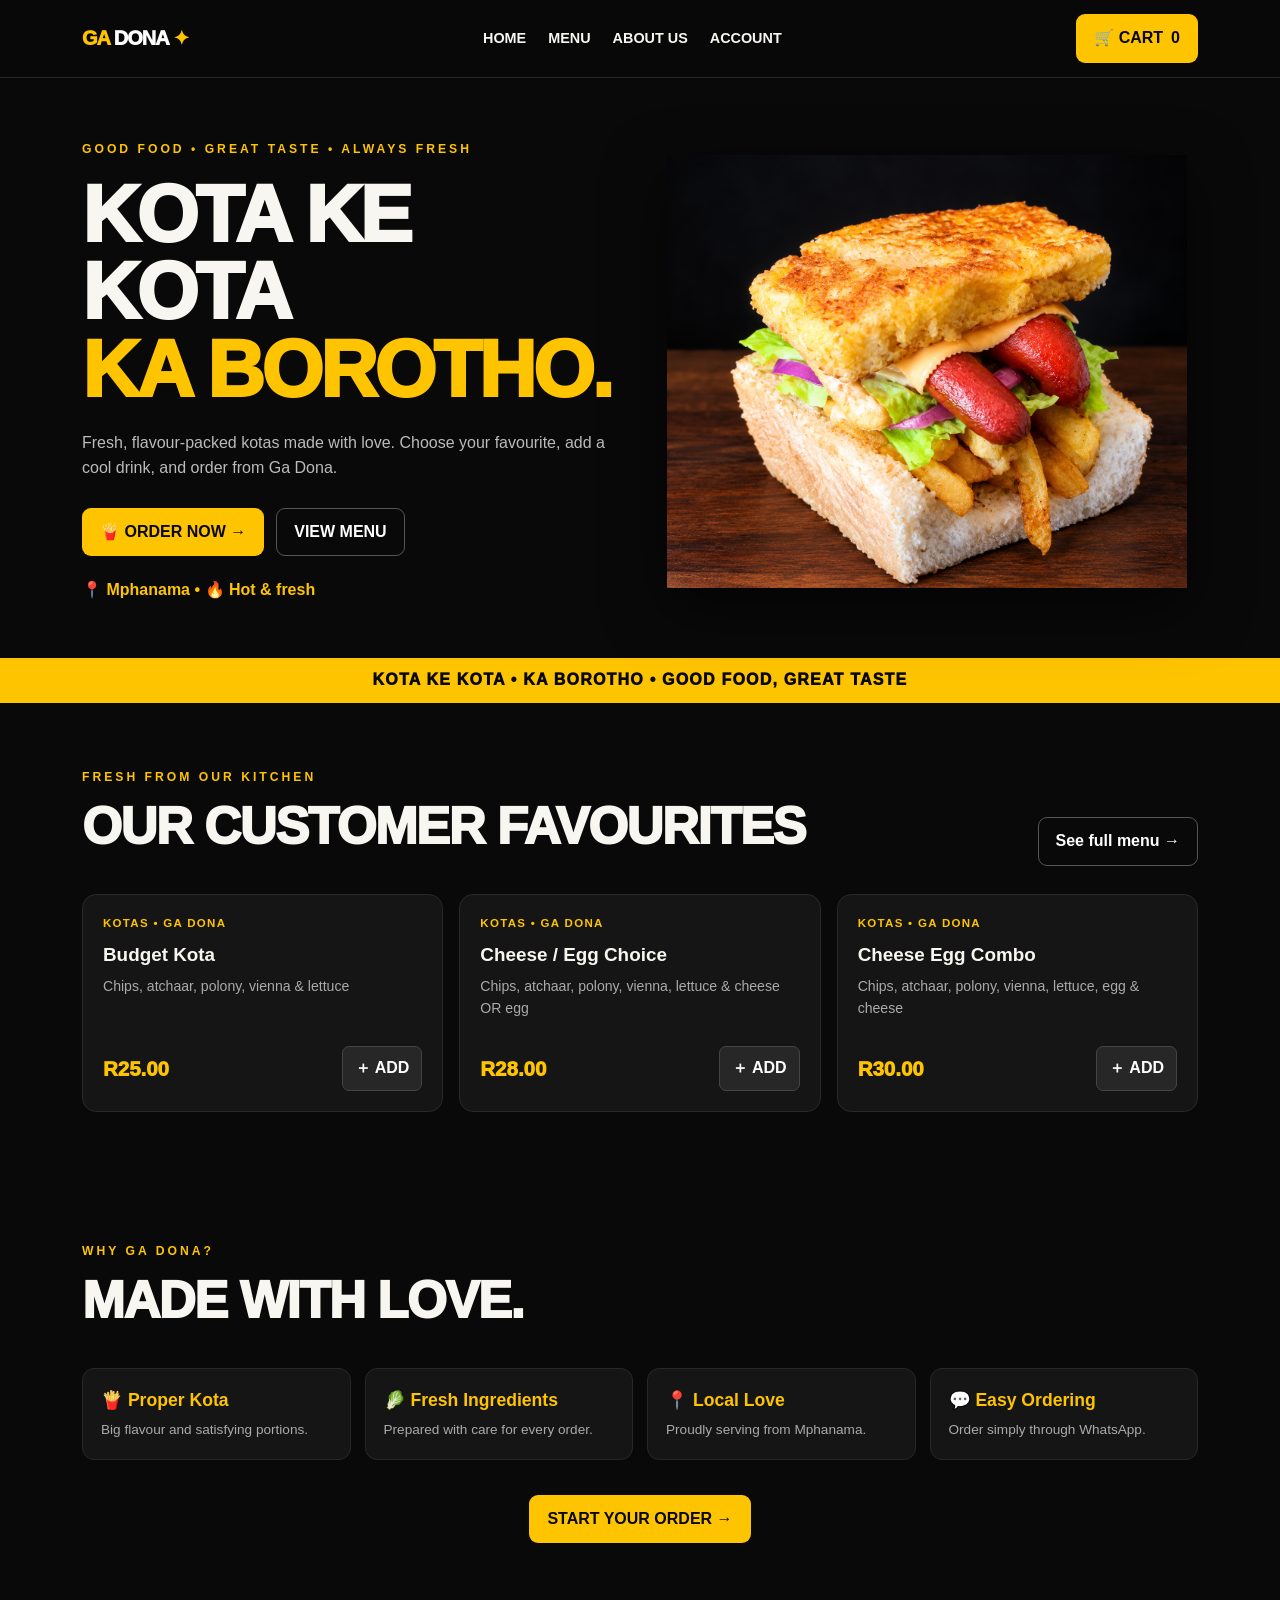
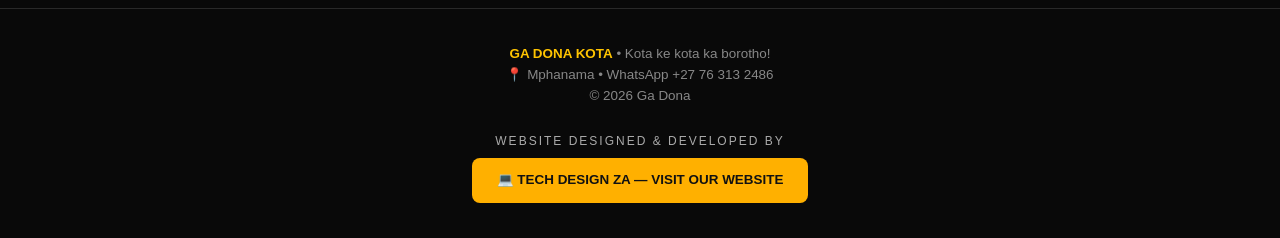
<file: index.html>
<!DOCTYPE html>
<html lang="en">
<head>
<meta charset="UTF-8">
<meta name="viewport" content="width=device-width,initial-scale=1">

<title>Ga Dona Kota | Kota ke kota ka borotho</title>

<link rel="stylesheet" href="style.css">
</head>

<body>

<header>
<nav class="nav">

<a class="logo" href="index.html">GA <span>DONA</span> ✦</a>

<div class="links">
<a href="index.html">HOME</a>
<a href="menu.html">MENU</a>
<a href="about.html">ABOUT US</a>
<a href="account.html">ACCOUNT</a>
</div>

<a class="cartlink" href="cart.html">
🛒 CART <span class="cart-count">0</span>
</a>

</nav>
</header>

<main>

<section class="hero" id="home">

<div>

<div class="kicker">Good food • Great taste • Always fresh</div>

<h1>KOTA KE KOTA<br>
<span>KA BOROTHO.</span></h1>

<p>
Fresh, flavour-packed kotas made with love.
Choose your favourite, add a cool drink,
and order from Ga Dona.
</p>

<div class="actions">
<a class="btn" href="menu.html">🍟 ORDER NOW →</a>
<a class="outline" href="menu.html">VIEW MENU</a>
</div>

<p style="margin-top:22px;color:var(--yellow);font-weight:900">
📍 Mphanama • 🔥 Hot & fresh
</p>

</div>

<div class="visual">
<img class="spin-kota"
src="kota-360.png"
alt="Ga Dona loaded kota rotating 360 degrees">
</div>

</section>

<div class="ticker">
KOTA KE KOTA • KA BOROTHO • GOOD FOOD, GREAT TASTE
</div>

<section class="wrap">

<div class="heading">

<div>
<div class="kicker">Fresh from our kitchen</div>
<h2>OUR CUSTOMER FAVOURITES</h2>
</div>

<a class="outline" href="menu.html">See full menu →</a>

</div>

<div class="cards" id="favourites"></div>

</section>

<section class="wrap">

<div class="heading">

<div>
<div class="kicker">Why Ga Dona?</div>
<h2>MADE WITH LOVE.</h2>
</div>

</div>

<div class="features">

<div class="feature">
<b>🍟 Proper Kota</b>
<p>Big flavour and satisfying portions.</p>
</div>

<div class="feature">
<b>🥬 Fresh Ingredients</b>
<p>Prepared with care for every order.</p>
</div>

<div class="feature">
<b>📍 Local Love</b>
<p>Proudly serving from Mphanama.</p>
</div>

<div class="feature">
<b>💬 Easy Ordering</b>
<p>Order simply through WhatsApp.</p>
</div>

</div>

<div style="text-align:center;margin-top:35px">
<a class="btn" href="menu.html">START YOUR ORDER →</a>
</div>

</section>

</main>

<!-- GA DONA FOOTER + TECH DESIGN ZA -->
<footer style="text-align:center;padding:35px 15px">

<strong>GA DONA KOTA</strong> • Kota ke kota ka borotho!

<br>

📍 Mphanama • WhatsApp +27 76 313 2486

<br>

© <span id="yr"></span> Ga Dona

<div style="margin-top:25px">

<p style="color:#aaa;font-size:12px;letter-spacing:2px">
WEBSITE DESIGNED & DEVELOPED BY
</p>

<a href="https://mojimaroza-blip.github.io/website/"
target="_blank"
rel="noopener noreferrer"
style="display:inline-block;
background:#ffb000;
color:#111;
padding:12px 25px;
border-radius:8px;
text-decoration:none;
font-weight:900;
margin-top:8px">

💻 TECH DESIGN ZA — VISIT OUR WEBSITE

</a>

</div>

</footer>

<script>

const WHATSAPP = "27763132486";

const PRODUCTS = [

["Budget Kota","Chips, atchaar, polony, vienna & lettuce",25,"KOTAS"],

["Cheese / Egg Choice","Chips, atchaar, polony, vienna, lettuce & cheese OR egg",28,"KOTAS"],

["Cheese Egg Combo","Chips, atchaar, polony, vienna, lettuce, egg & cheese",30,"KOTAS"],

["Meaty Kota","Chips, atchaar, polony, vienna, lettuce & russian",32,"KOTAS"],

["Meaty Cheese / Egg Choice","Chips, atchaar, polony, vienna, lettuce, russian & egg OR cheese",35,"KOTAS"],

["Fully Loaded","Chips, atchaar, polony, vienna, lettuce, russian, cheese & egg",45,"KOTAS"],

["Small Chips","Golden crispy chips",25,"CHIPS"],

["Medium Chips","Golden crispy chips",30,"CHIPS"],

["Large Chips","Golden crispy chips",35,"CHIPS"],

["Extra Large Chips","Golden crispy chips",42,"CHIPS"],

["2L Flavoured Cooldrink","Choose your flavour",30,"DRINKS"],

["2L Coke","Coca-Cola 2 litre",33,"DRINKS"],

["1.25L Cooldrink","Assorted flavour",17,"DRINKS"],

["1.5L Cappy Juice","Cappy fruit juice",40,"DRINKS"],

["Coke Can","Chilled can",15,"CANS"],

["Cappy Can","Chilled can",20,"CANS"],

["Dry Lemon Can","Chilled can",23,"CANS"],

["Tonic Water Can","Chilled can",23,"CANS"],

["Egg","Extra topping",5,"EXTRAS"],

["Vianna","Extra topping",7,"EXTRAS"],

["Cheese","Extra topping",5,"EXTRAS"],

["Polony","Extra topping",5,"EXTRAS"],

["Russian","Extra topping",15,"EXTRAS"]

];

function getCart(){

return JSON.parse(localStorage.getItem("gadona_cart") || "[]");

}

function saveCart(c){

localStorage.setItem("gadona_cart",JSON.stringify(c));
updateCount();

}

function updateCount(){

let n = getCart().reduce((s,x)=>s+x.qty,0);

document.querySelectorAll(".cart-count")
.forEach(el=>el.textContent=n);

}

function addProduct(idx){

let c = getCart();
let p = PRODUCTS[idx];

let item = c.find(x=>x.id===idx);

if(item){

item.qty++;

}else{

c.push({
id:idx,
name:p[0],
price:p[2],
qty:1
});

}

saveCart(c);

alert(p[0]+" added to your cart!");

}

function money(n){

return "R"+Number(n).toFixed(2);

}

function productCards(categories){

let ids = PRODUCTS.map((p,i)=>({p,i}))
.filter(x=>categories.includes(x.p[3]));

return ids.map(({p,i})=>`

<article class="card">

<div class="label">${p[3]} • GA DONA</div>

<h3>${p[0]}</h3>

<p>${p[1]}</p>

<div class="cardbottom">

<span class="price">${money(p[2])}</span>

<button class="add" onclick="addProduct(${i})">
＋ ADD
</button>

</div>

</article>

`).join("");

}

document.addEventListener("DOMContentLoaded",updateCount);

document.getElementById("favourites").innerHTML =
productCards(["KOTAS"])
.split("</article>")
.slice(0,3)
.map(x=>x+"</article>")
.join("");

document.getElementById("yr").textContent =
new Date().getFullYear();

</script>

</body>
</html>
</file>
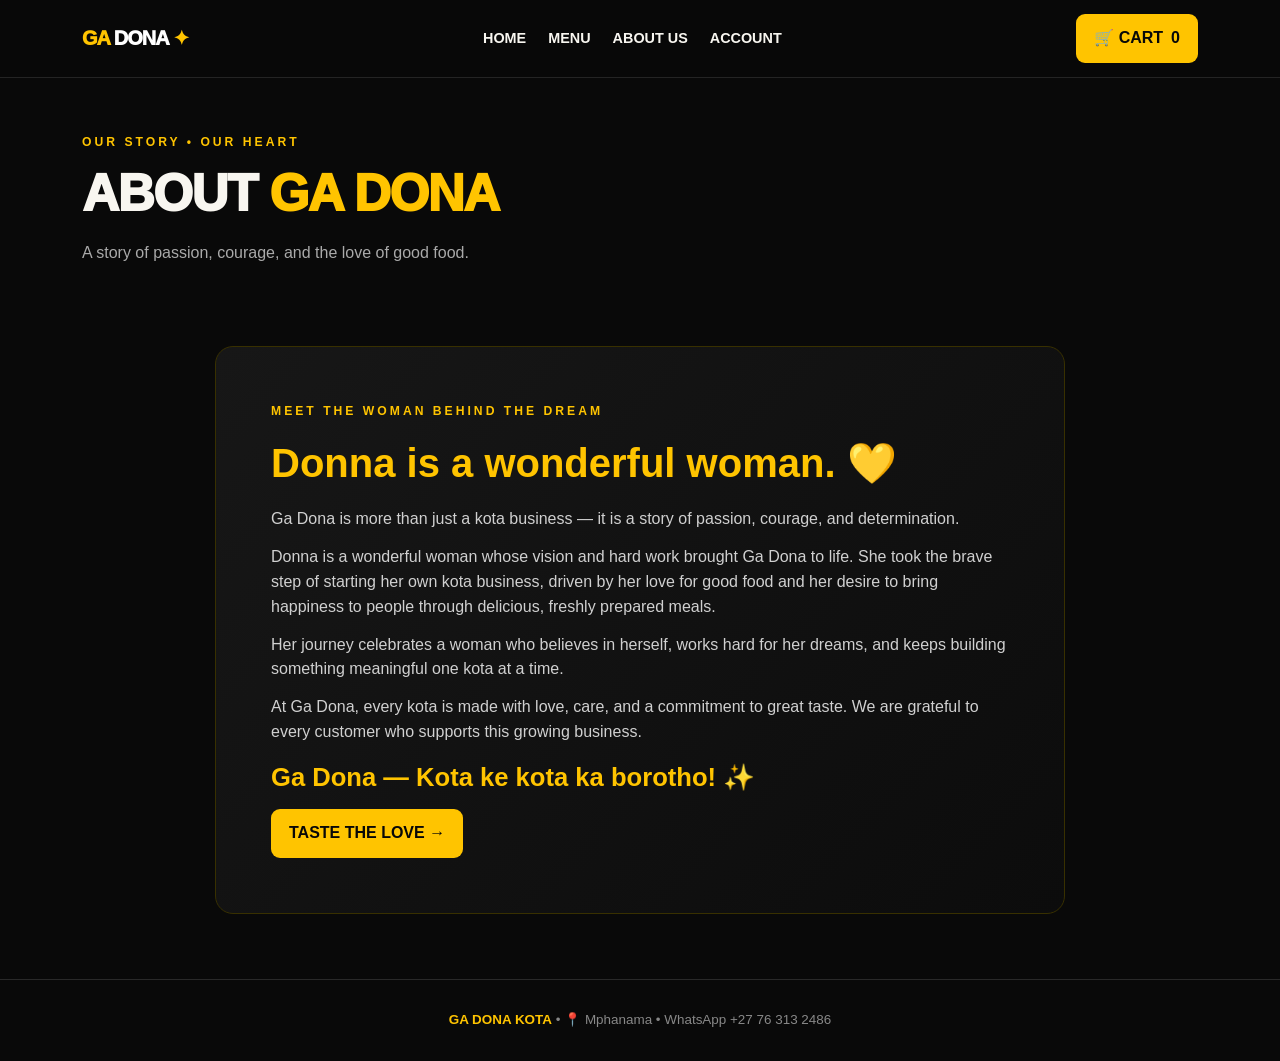
<file: about.html>
<!doctype html><html><head><meta charset="utf-8"><meta name="viewport" content="width=device-width,initial-scale=1"><title>About Ga Dona</title><link rel="stylesheet" href="style.css"></head><body><header><nav class="nav"><a class="logo" href="index.html">GA <span>DONA</span> ✦</a><div class="links"><a href="index.html">HOME</a><a href="menu.html">MENU</a><a href="about.html">ABOUT US</a><a href="account.html">ACCOUNT</a></div><a class="cartlink" href="cart.html">🛒 CART <span class="cart-count">0</span></a></nav></header><div class="pagehero"><div class="kicker">Our story • Our heart</div><h1 class="page-title">ABOUT <span style="color:var(--yellow)">GA DONA</span></h1><p>A story of passion, courage, and the love of good food.</p></div><section class="wrap"><div class="aboutbox"><div class="kicker">Meet the woman behind the dream</div><h2>Donna is a wonderful woman. 💛</h2><p>Ga Dona is more than just a kota business — it is a story of passion, courage, and determination.</p><p>Donna is a wonderful woman whose vision and hard work brought Ga Dona to life. She took the brave step of starting her own kota business, driven by her love for good food and her desire to bring happiness to people through delicious, freshly prepared meals.</p><p>Her journey celebrates a woman who believes in herself, works hard for her dreams, and keeps building something meaningful one kota at a time.</p><p>At Ga Dona, every kota is made with love, care, and a commitment to great taste. We are grateful to every customer who supports this growing business.</p><h2 style="font-size:1.6rem">Ga Dona — Kota ke kota ka borotho! ✨</h2><a class="btn" href="menu.html">TASTE THE LOVE →</a></div></section><footer><strong>GA DONA KOTA</strong> • 📍 Mphanama • WhatsApp +27 76 313 2486</footer><script>
const WHATSAPP="27763132486";
const PRODUCTS=[
["Budget Kota","Chips, atchaar, polony, vienna & lettuce",25,"KOTAS"],
["Cheese / Egg Choice","Chips, atchaar, polony, vienna, lettuce & cheese OR egg",28,"KOTAS"],
["Cheese Egg Combo","Chips, atchaar, polony, vienna, lettuce, egg & cheese",30,"KOTAS"],
["Meaty Kota","Chips, atchaar, polony, vienna, lettuce & russian",32,"KOTAS"],
["Meaty Cheese / Egg Choice","Chips, atchaar, polony, vienna, lettuce, russian & egg OR cheese",35,"KOTAS"],
["Fully Loaded","Chips, atchaar, polony, vienna, lettuce, russian, cheese & egg",45,"KOTAS"],
["Small Chips","Golden crispy chips",25,"CHIPS"],
["Medium Chips","Golden crispy chips",30,"CHIPS"],
["Large Chips","Golden crispy chips",35,"CHIPS"],
["Extra Large Chips","Golden crispy chips",42,"CHIPS"],
["2L Flavoured Cooldrink","Choose your flavour",30,"DRINKS"],
["2L Coke","Coca-Cola 2 litre",33,"DRINKS"],
["1.25L Cooldrink","Assorted flavour",17,"DRINKS"],
["1.5L Cappy Juice","Cappy fruit juice",40,"DRINKS"],
["Coke Can","Chilled can",15,"CANS"],
["Cappy Can","Chilled can",20,"CANS"],
["Dry Lemon Can","Chilled can",23,"CANS"],
["Tonic Water Can","Chilled can",23,"CANS"],
["Egg","Extra topping",5,"EXTRAS"],
["Vianna","Extra topping",7,"EXTRAS"],
["Cheese","Extra topping",5,"EXTRAS"],
["Polony","Extra topping",5,"EXTRAS"],
["Russian","Extra topping",15,"EXTRAS"]
];
function getCart(){return JSON.parse(localStorage.getItem("gadona_cart")||"[]")}
function saveCart(c){localStorage.setItem("gadona_cart",JSON.stringify(c));updateCount()}
function updateCount(){let n=getCart().reduce((s,x)=>s+x.qty,0);document.querySelectorAll(".cart-count").forEach(el=>el.textContent=n)}
function addProduct(idx){let c=getCart(),p=PRODUCTS[idx],item=c.find(x=>x.id===idx);if(item)item.qty++;else c.push({id:idx,name:p[0],price:p[2],qty:1});saveCart(c);alert(p[0]+" added to your cart!")}
function money(n){return "R"+Number(n).toFixed(2)}
function updateCount(){let n=getCart().reduce((s,x)=>s+x.qty,0);document.querySelectorAll(".cart-count").forEach(el=>el.textContent=n)}
function productCards(categories){let ids=PRODUCTS.map((p,i)=>({p,i})).filter(x=>categories.includes(x.p[3]));return ids.map(({p,i})=>`<article class="card"><div class="label">${p[3]} • GA DONA</div><h3>${p[0]}</h3><p>${p[1]}</p><div class="cardbottom"><span class="price">${money(p[2])}</span><button class="add" onclick="addProduct(${i})">＋ ADD</button></div></article>`).join("")}
document.addEventListener("DOMContentLoaded",updateCount);
</script></body></html>
</file>
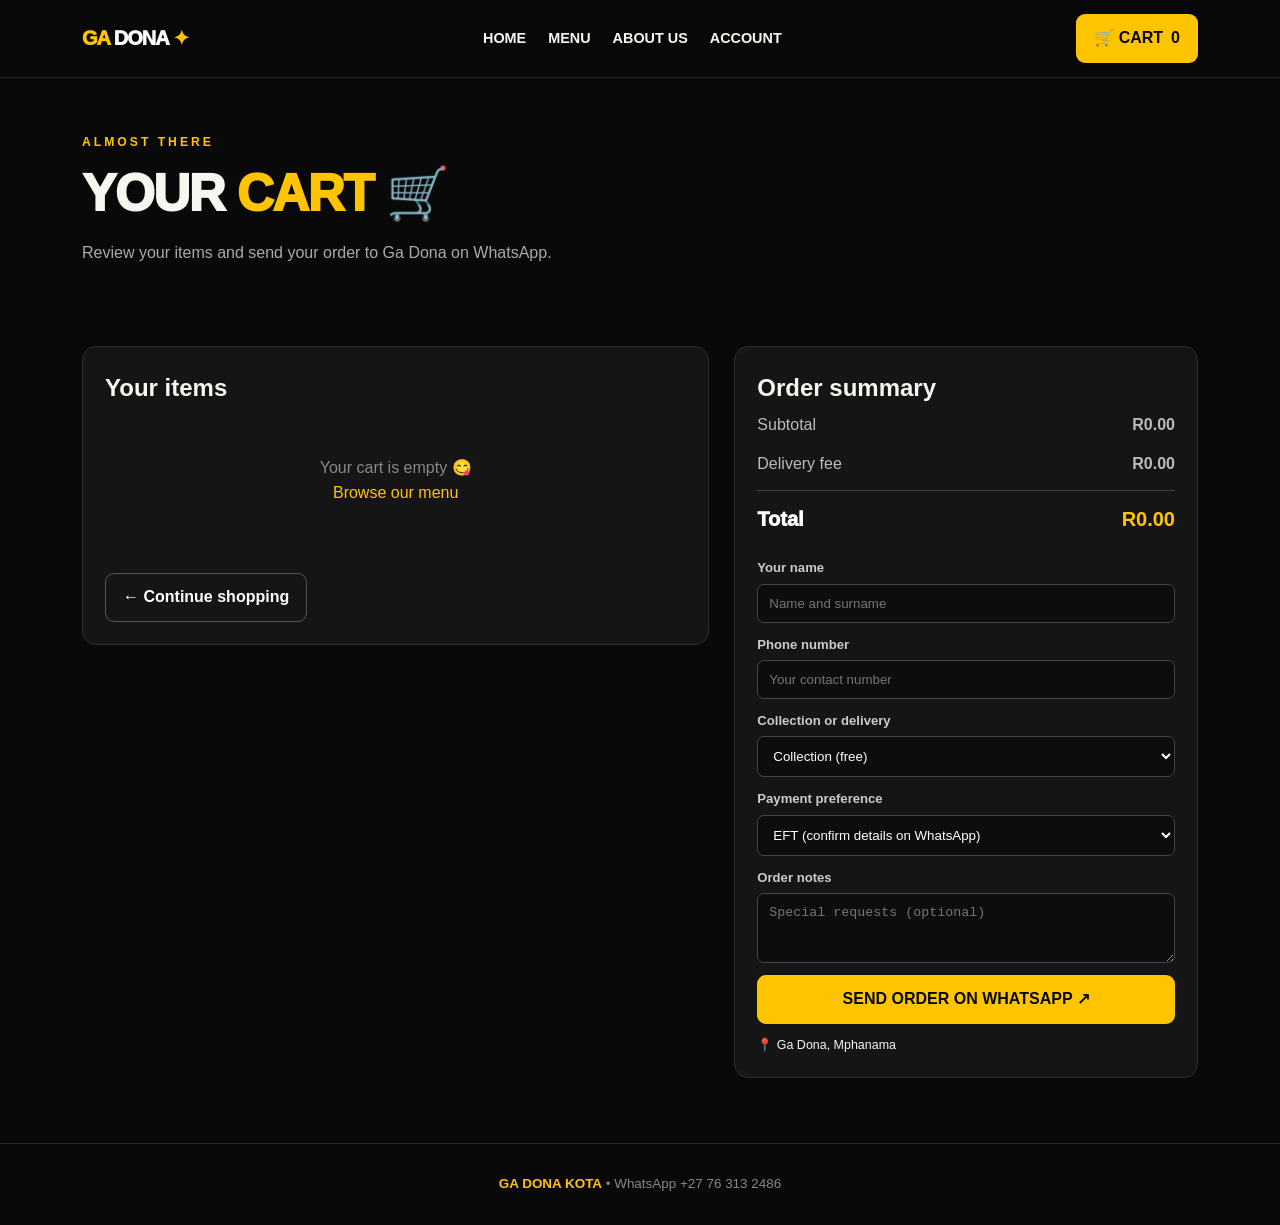
<file: cart.html>
<!doctype html><html><head><meta charset="utf-8"><meta name="viewport" content="width=device-width,initial-scale=1"><title>Your Cart | Ga Dona</title><link rel="stylesheet" href="style.css"></head><body>
<header><nav class="nav"><a class="logo" href="index.html">GA <span>DONA</span> ✦</a><div class="links"><a href="index.html">HOME</a><a href="menu.html">MENU</a><a href="about.html">ABOUT US</a><a href="account.html">ACCOUNT</a></div><a class="cartlink" href="cart.html">🛒 CART <span class="cart-count">0</span></a></nav></header>
<div class="pagehero"><div class="kicker">Almost there</div><h1 class="page-title">YOUR <span style="color:var(--yellow)">CART</span> 🛒</h1><p>Review your items and send your order to Ga Dona on WhatsApp.</p></div>
<section class="wrap"><div class="cart-layout"><div class="cartbox"><h2>Your items</h2><div id="cart-items"></div><a href="menu.html" class="outline" style="display:inline-block;margin-top:18px">← Continue shopping</a></div>
<div class="checkoutbox"><h2>Order summary</h2><div class="summaryline"><span>Subtotal</span><strong id="subtotal">R0.00</strong></div><div class="summaryline"><span>Delivery fee</span><strong id="fee">R0.00</strong></div><div class="summaryline total"><span>Total</span><strong id="total">R0.00</strong></div>
<form class="form" id="checkout"><label>Your name<input id="name" required placeholder="Name and surname"></label><label>Phone number<input id="phone" required type="tel" placeholder="Your contact number"></label><label>Collection or delivery<select id="type"><option value="Collection">Collection (free)</option><option value="Delivery">Delivery (+ R15)</option></select></label><label id="loclabel" style="display:none">Delivery location<textarea id="location" placeholder="Your address / location"></textarea></label><label>Payment preference<select id="pay"><option>EFT (confirm details on WhatsApp)</option><option>Cash on collection</option><option>Cash on delivery</option></select></label><label>Order notes<textarea id="notes" placeholder="Special requests (optional)"></textarea></label><button class="btn" type="submit">SEND ORDER ON WHATSAPP ↗</button><p style="font-size:.78rem">📍 Ga Dona, Mphanama</p></form></div></div></section><footer><strong>GA DONA KOTA</strong> • WhatsApp +27 76 313 2486</footer>
<script>
const WHATSAPP="27763132486";
const PRODUCTS=[
["Budget Kota","Chips, atchaar, polony, vienna & lettuce",25,"KOTAS"],
["Cheese / Egg Choice","Chips, atchaar, polony, vienna, lettuce & cheese OR egg",28,"KOTAS"],
["Cheese Egg Combo","Chips, atchaar, polony, vienna, lettuce, egg & cheese",30,"KOTAS"],
["Meaty Kota","Chips, atchaar, polony, vienna, lettuce & russian",32,"KOTAS"],
["Meaty Cheese / Egg Choice","Chips, atchaar, polony, vienna, lettuce, russian & egg OR cheese",35,"KOTAS"],
["Fully Loaded","Chips, atchaar, polony, vienna, lettuce, russian, cheese & egg",45,"KOTAS"],
["Small Chips","Golden crispy chips",25,"CHIPS"],
["Medium Chips","Golden crispy chips",30,"CHIPS"],
["Large Chips","Golden crispy chips",35,"CHIPS"],
["Extra Large Chips","Golden crispy chips",42,"CHIPS"],
["2L Flavoured Cooldrink","Choose your flavour",30,"DRINKS"],
["2L Coke","Coca-Cola 2 litre",33,"DRINKS"],
["1.25L Cooldrink","Assorted flavour",17,"DRINKS"],
["1.5L Cappy Juice","Cappy fruit juice",40,"DRINKS"],
["Coke Can","Chilled can",15,"CANS"],
["Cappy Can","Chilled can",20,"CANS"],
["Dry Lemon Can","Chilled can",23,"CANS"],
["Tonic Water Can","Chilled can",23,"CANS"],
["Egg","Extra topping",5,"EXTRAS"],
["Vianna","Extra topping",7,"EXTRAS"],
["Cheese","Extra topping",5,"EXTRAS"],
["Polony","Extra topping",5,"EXTRAS"],
["Russian","Extra topping",15,"EXTRAS"]
];
function getCart(){return JSON.parse(localStorage.getItem("gadona_cart")||"[]")}
function saveCart(c){localStorage.setItem("gadona_cart",JSON.stringify(c));updateCount()}
function updateCount(){let n=getCart().reduce((s,x)=>s+x.qty,0);document.querySelectorAll(".cart-count").forEach(el=>el.textContent=n)}
function addProduct(idx){let c=getCart(),p=PRODUCTS[idx],item=c.find(x=>x.id===idx);if(item)item.qty++;else c.push({id:idx,name:p[0],price:p[2],qty:1});saveCart(c);alert(p[0]+" added to your cart!")}
function money(n){return "R"+Number(n).toFixed(2)}
function updateCount(){let n=getCart().reduce((s,x)=>s+x.qty,0);document.querySelectorAll(".cart-count").forEach(el=>el.textContent=n)}
function productCards(categories){let ids=PRODUCTS.map((p,i)=>({p,i})).filter(x=>categories.includes(x.p[3]));return ids.map(({p,i})=>`<article class="card"><div class="label">${p[3]} • GA DONA</div><h3>${p[0]}</h3><p>${p[1]}</p><div class="cardbottom"><span class="price">${money(p[2])}</span><button class="add" onclick="addProduct(${i})">＋ ADD</button></div></article>`).join("")}
document.addEventListener("DOMContentLoaded",updateCount);

const list=document.getElementById("cart-items");
function renderCartPage(){const c=getCart();if(!c.length){list.innerHTML='<div class="empty">Your cart is empty 😋<br><a href="menu.html" style="color:var(--yellow)">Browse our menu</a></div>';}else{list.innerHTML=c.map((x,i)=>'<div class="cartrow"><div><strong>'+x.name+'</strong><small>'+money(x.price)+' each</small><div class="qty"><button type="button" onclick="qtyChange('+i+',-1)">−</button><span>'+x.qty+'</span><button type="button" onclick="qtyChange('+i+',1)">＋</button></div></div><strong>'+money(x.price*x.qty)+'</strong></div>').join('');}const sub=c.reduce((s,x)=>s+x.price*x.qty,0),fee=document.getElementById("type").value==="Delivery"&&c.length?15:0;document.getElementById("subtotal").textContent=money(sub);document.getElementById("fee").textContent=money(fee);document.getElementById("total").textContent=money(sub+fee);}
function qtyChange(i,d){let c=getCart();c[i].qty+=d;if(c[i].qty<1)c.splice(i,1);saveCart(c);renderCartPage();}
document.getElementById("type").addEventListener("change",()=>{document.getElementById("loclabel").style.display=document.getElementById("type").value==="Delivery"?"block":"none";renderCartPage();});
document.getElementById("checkout").addEventListener("submit",e=>{e.preventDefault();const c=getCart();if(!c.length){alert("Your cart is empty.");return;}const name=document.getElementById("name").value.trim(),phone=document.getElementById("phone").value.trim(),type=document.getElementById("type").value,loc=document.getElementById("location").value.trim();if(type==="Delivery"&&!loc){alert("Please enter your delivery location.");return;}const sub=c.reduce((s,x)=>s+x.price*x.qty,0),fee=type==="Delivery"?15:0;let msg="🍟 *GA DONA KOTA ORDER*\n\n👤 Name: "+name+"\n📞 Phone: "+phone+"\n📦 "+type+(type==="Delivery"?"\n📍 Location: "+loc:"")+"\n💳 Payment: "+document.getElementById("pay").value+"\n\n*ITEMS*\n";c.forEach(x=>msg+="• "+x.name+" x"+x.qty+" — "+money(x.price*x.qty)+"\n");msg+="\nSubtotal: "+money(sub)+"\nDelivery: "+money(fee)+"\n*TOTAL: "+money(sub+fee)+"*";let notes=document.getElementById("notes").value.trim();if(notes)msg+="\n📝 Notes: "+notes;msg+="\n\nPlease confirm my order. Thank you!";window.open("https://wa.me/"+WHATSAPP+"?text="+encodeURIComponent(msg),"_blank");});renderCartPage();
</script></body></html>
</file>
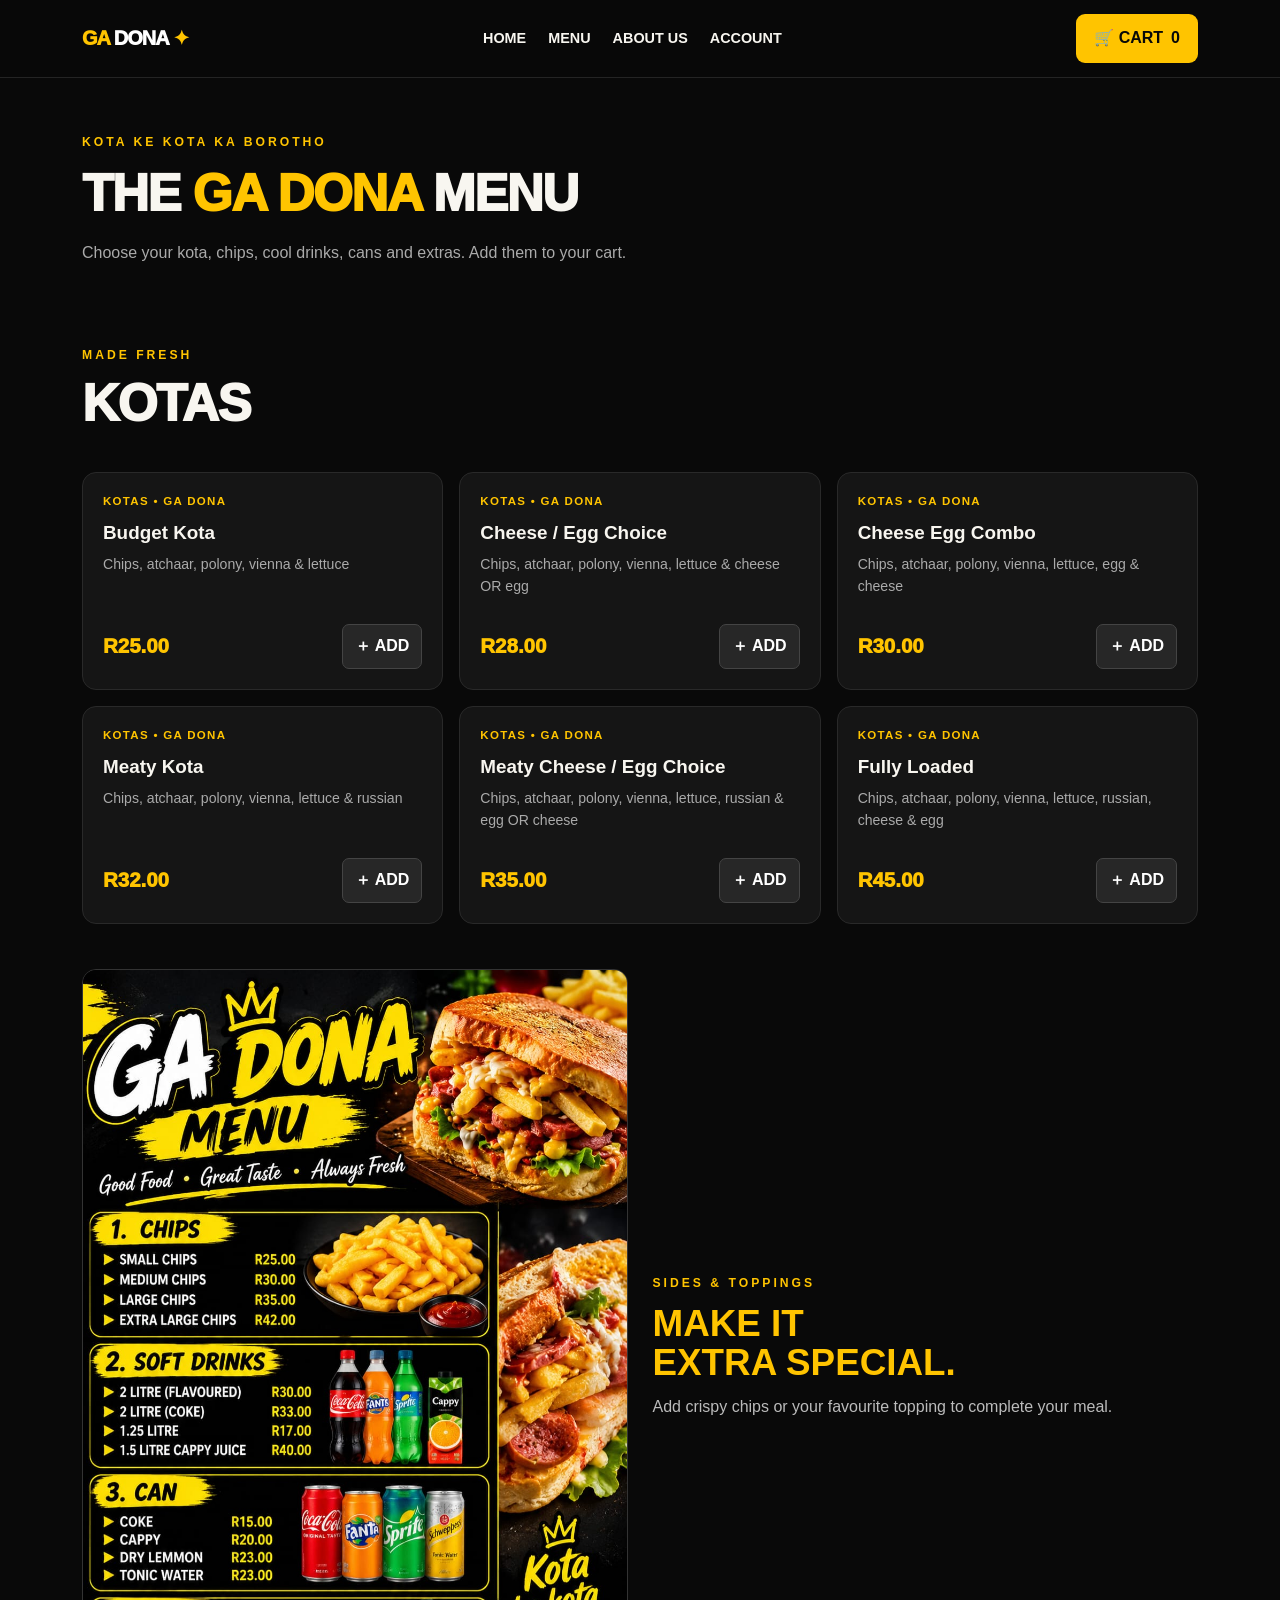
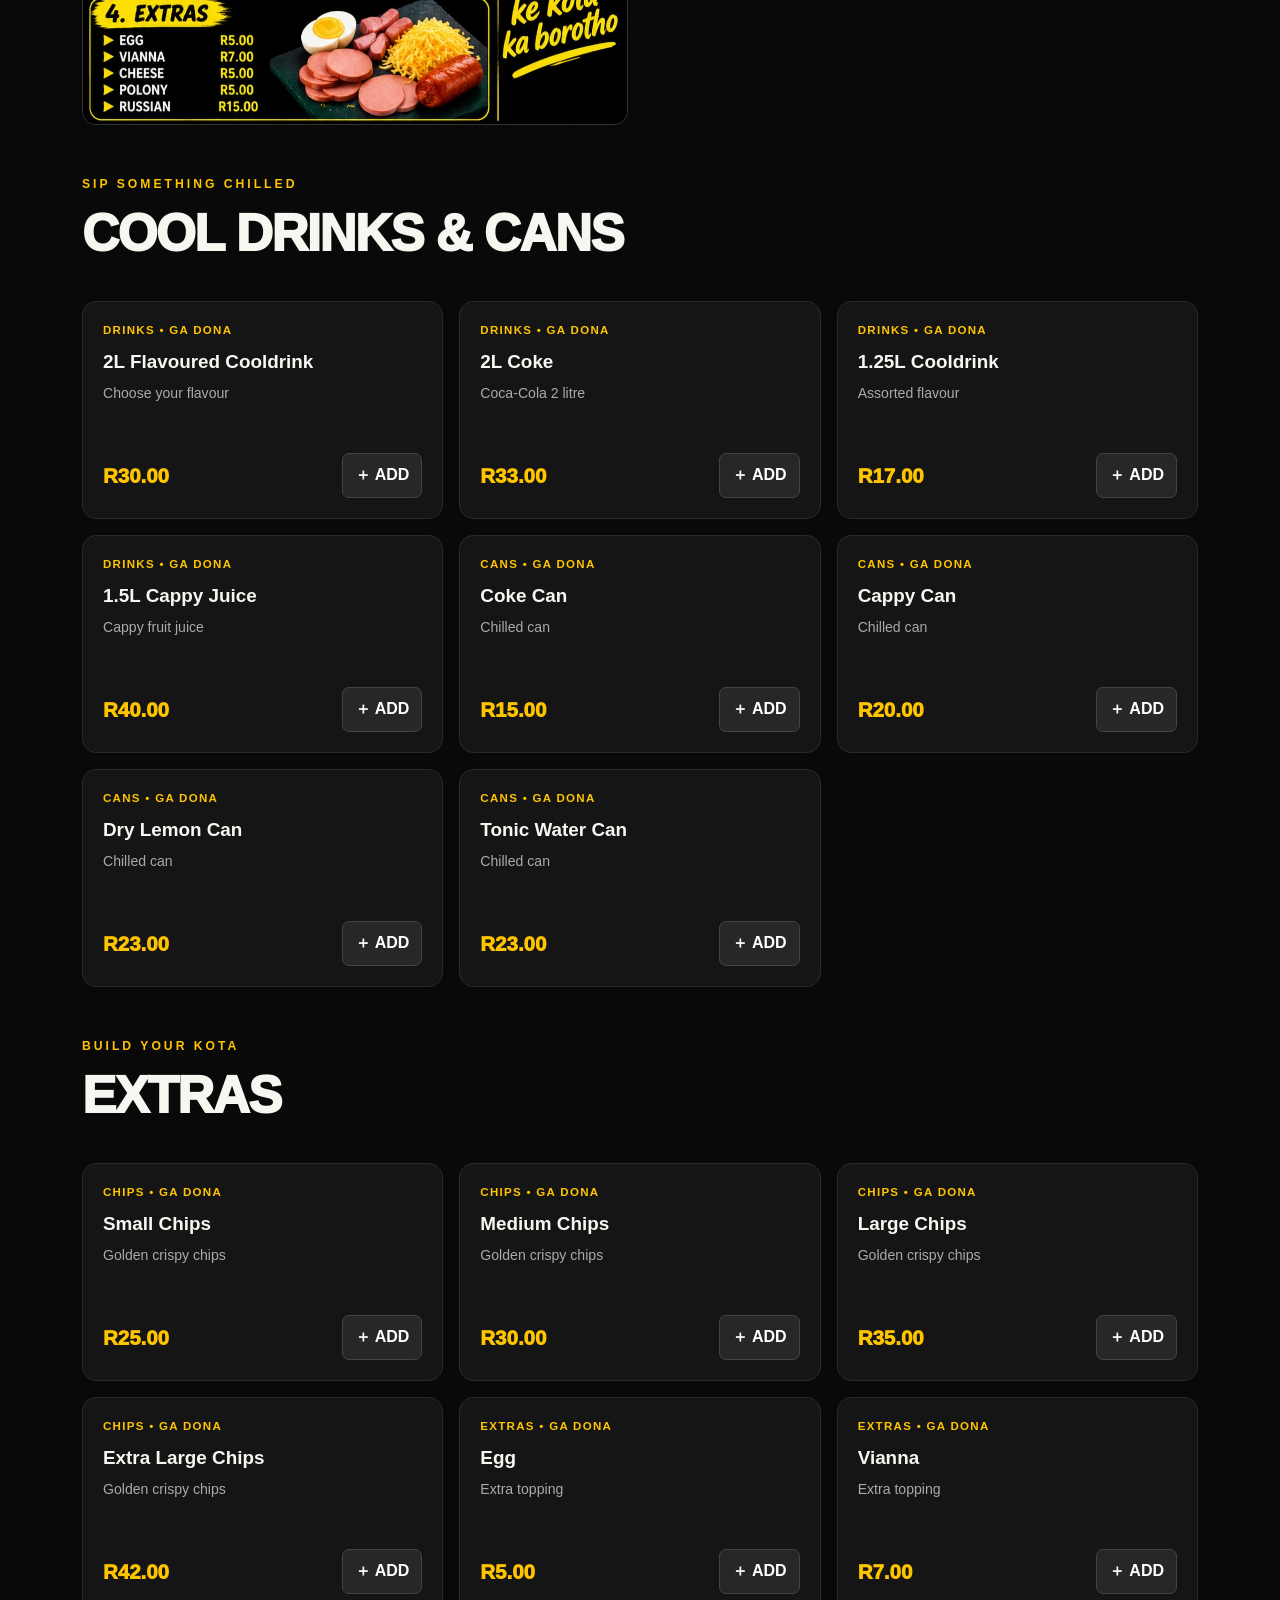
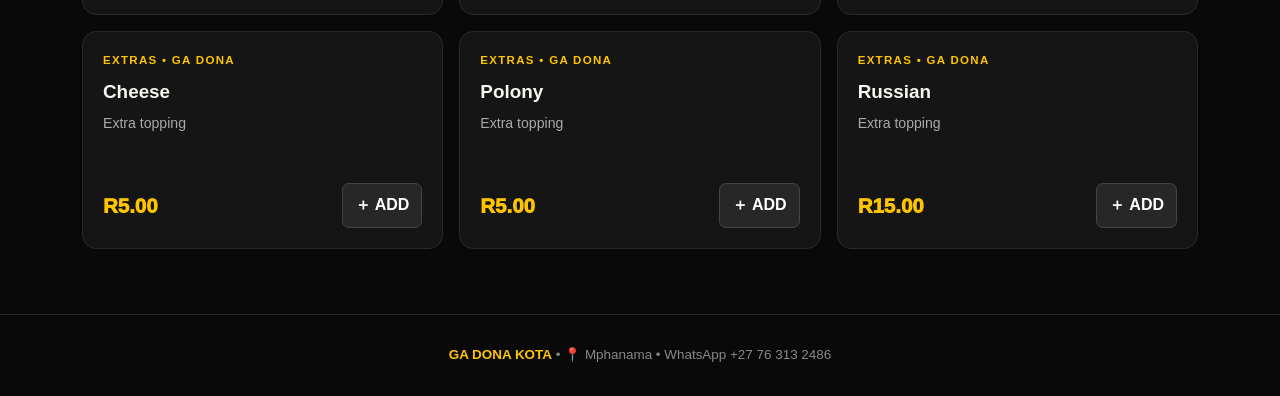
<file: menu.html>
<!doctype html><html><head><meta charset="utf-8"><meta name="viewport" content="width=device-width,initial-scale=1"><title>Ga Dona Menu</title><link rel="stylesheet" href="style.css"></head><body><header><nav class="nav"><a class="logo" href="index.html">GA <span>DONA</span> ✦</a><div class="links"><a href="index.html">HOME</a><a href="menu.html">MENU</a><a href="about.html">ABOUT US</a><a href="account.html">ACCOUNT</a></div><a class="cartlink" href="cart.html">🛒 CART <span class="cart-count">0</span></a></nav></header><div class="pagehero"><div class="kicker">Kota ke kota ka borotho</div><h1 class="page-title">THE <span style="color:var(--yellow)">GA DONA</span> MENU</h1><p>Choose your kota, chips, cool drinks, cans and extras. Add them to your cart.</p></div>
<section class="wrap"><div class="heading"><div><div class="kicker">Made fresh</div><h2>KOTAS</h2></div></div><div class="cards" id="kotas"></div>
<div class="promo"><img src="menu-extras.jpg" alt="Ga Dona chips drinks and extras menu poster"><div><div class="kicker">Sides & toppings</div><h2>MAKE IT<br>EXTRA SPECIAL.</h2><p class="muted">Add crispy chips or your favourite topping to complete your meal.</p></div></div>
<div style="margin-top:50px"><div class="heading"><div><div class="kicker">Sip something chilled</div><h2>COOL DRINKS & CANS</h2></div></div><div class="cards" id="drinks"></div></div>
<div style="margin-top:50px"><div class="heading"><div><div class="kicker">Build your kota</div><h2>EXTRAS</h2></div></div><div class="cards" id="extras"></div></div></section>
<footer><strong>GA DONA KOTA</strong> • 📍 Mphanama • WhatsApp +27 76 313 2486</footer><script>
const WHATSAPP="27763132486";
const PRODUCTS=[
["Budget Kota","Chips, atchaar, polony, vienna & lettuce",25,"KOTAS"],
["Cheese / Egg Choice","Chips, atchaar, polony, vienna, lettuce & cheese OR egg",28,"KOTAS"],
["Cheese Egg Combo","Chips, atchaar, polony, vienna, lettuce, egg & cheese",30,"KOTAS"],
["Meaty Kota","Chips, atchaar, polony, vienna, lettuce & russian",32,"KOTAS"],
["Meaty Cheese / Egg Choice","Chips, atchaar, polony, vienna, lettuce, russian & egg OR cheese",35,"KOTAS"],
["Fully Loaded","Chips, atchaar, polony, vienna, lettuce, russian, cheese & egg",45,"KOTAS"],
["Small Chips","Golden crispy chips",25,"CHIPS"],
["Medium Chips","Golden crispy chips",30,"CHIPS"],
["Large Chips","Golden crispy chips",35,"CHIPS"],
["Extra Large Chips","Golden crispy chips",42,"CHIPS"],
["2L Flavoured Cooldrink","Choose your flavour",30,"DRINKS"],
["2L Coke","Coca-Cola 2 litre",33,"DRINKS"],
["1.25L Cooldrink","Assorted flavour",17,"DRINKS"],
["1.5L Cappy Juice","Cappy fruit juice",40,"DRINKS"],
["Coke Can","Chilled can",15,"CANS"],
["Cappy Can","Chilled can",20,"CANS"],
["Dry Lemon Can","Chilled can",23,"CANS"],
["Tonic Water Can","Chilled can",23,"CANS"],
["Egg","Extra topping",5,"EXTRAS"],
["Vianna","Extra topping",7,"EXTRAS"],
["Cheese","Extra topping",5,"EXTRAS"],
["Polony","Extra topping",5,"EXTRAS"],
["Russian","Extra topping",15,"EXTRAS"]
];
function getCart(){return JSON.parse(localStorage.getItem("gadona_cart")||"[]")}
function saveCart(c){localStorage.setItem("gadona_cart",JSON.stringify(c));updateCount()}
function updateCount(){let n=getCart().reduce((s,x)=>s+x.qty,0);document.querySelectorAll(".cart-count").forEach(el=>el.textContent=n)}
function addProduct(idx){let c=getCart(),p=PRODUCTS[idx],item=c.find(x=>x.id===idx);if(item)item.qty++;else c.push({id:idx,name:p[0],price:p[2],qty:1});saveCart(c);alert(p[0]+" added to your cart!")}
function money(n){return "R"+Number(n).toFixed(2)}
function updateCount(){let n=getCart().reduce((s,x)=>s+x.qty,0);document.querySelectorAll(".cart-count").forEach(el=>el.textContent=n)}
function productCards(categories){let ids=PRODUCTS.map((p,i)=>({p,i})).filter(x=>categories.includes(x.p[3]));return ids.map(({p,i})=>`<article class="card"><div class="label">${p[3]} • GA DONA</div><h3>${p[0]}</h3><p>${p[1]}</p><div class="cardbottom"><span class="price">${money(p[2])}</span><button class="add" onclick="addProduct(${i})">＋ ADD</button></div></article>`).join("")}
document.addEventListener("DOMContentLoaded",updateCount);
document.getElementById("kotas").innerHTML=productCards(["KOTAS"]);document.getElementById("drinks").innerHTML=productCards(["DRINKS","CANS"]);document.getElementById("extras").innerHTML=productCards(["CHIPS","EXTRAS"]);</script></body></html>
</file>
<file: style.css>
:root{--black:#090909;--panel:#151515;--yellow:#ffc400;--orange:#ff9800;--white:#f8f6f0;--gray:#aaa;--line:#2b2b2b}
*{box-sizing:border-box;margin:0;padding:0}html{scroll-behavior:smooth}body{background:var(--black);color:var(--white);font-family:Inter,Arial,sans-serif;line-height:1.55}a{color:inherit;text-decoration:none}button{cursor:pointer;font:inherit}
header{position:sticky;top:0;z-index:50;background:#090909eF;border-bottom:1px solid #242424;backdrop-filter:blur(12px)}
.nav{max-width:1160px;margin:auto;padding:14px 22px;display:flex;align-items:center;justify-content:space-between;gap:20px}
.logo{font-weight:1000;letter-spacing:-1px;font-size:1.25rem;color:var(--yellow)}.logo span{color:#fff}
.links{display:flex;align-items:center;gap:22px;font-size:.9rem;font-weight:800}.links a:hover{color:var(--yellow)}
.cartlink,.btn{display:inline-flex;align-items:center;justify-content:center;gap:8px;background:var(--yellow);color:#080808;border:0;border-radius:9px;padding:12px 18px;font-weight:900;transition:.2s}.cartlink:hover,.btn:hover{transform:translateY(-2px);filter:brightness(1.08)}
.outline{background:transparent;border:1px solid #555;color:#fff;border-radius:9px;padding:11px 17px;font-weight:800}
.hero{max-width:1160px;margin:auto;padding:62px 22px 55px;display:grid;grid-template-columns:1fr 1fr;align-items:center;gap:30px;min-height:560px}
.kicker{font-size:.76rem;letter-spacing:3px;text-transform:uppercase;color:var(--yellow);font-weight:900}
h1{font-size:clamp(2.8rem,6.2vw,5.4rem);line-height:.98;letter-spacing:-3px;font-weight:1000;margin:17px 0 22px}h1 span{color:var(--yellow)}
.hero p,.muted{color:#bbb;max-width:530px}.actions{display:flex;flex-wrap:wrap;gap:12px;margin-top:27px}
.visual{display:flex;justify-content:center;align-items:center;perspective:1100px;min-height:400px;overflow:visible}
.spin-kota{width:min(100%,520px);height:auto;object-fit:contain;filter:drop-shadow(0 20px 30px #0009);animation:rotateKota 12s linear infinite;transform-style:preserve-3d}
@keyframes rotateKota{0%{transform:rotateY(0deg) rotateZ(-2deg)}50%{transform:rotateY(180deg) rotateZ(2deg)}100%{transform:rotateY(360deg) rotateZ(-2deg)}}
.visual:hover .spin-kota{animation-play-state:paused}
.ticker{background:var(--yellow);color:#080808;text-align:center;padding:10px;font-weight:1000;letter-spacing:1.2px}
.wrap{max-width:1160px;margin:auto;padding:65px 22px}.heading{display:flex;justify-content:space-between;align-items:end;gap:20px;margin-bottom:28px}.heading h2,.page-title{font-size:clamp(2rem,4vw,3.3rem);font-weight:1000;letter-spacing:-1.5px}.heading p{color:#aaa;max-width:440px}
.cards{display:grid;grid-template-columns:repeat(3,1fr);gap:16px}.card{background:var(--panel);border:1px solid #292929;border-radius:14px;padding:20px;transition:.2s}.card:hover{border-color:#806500;transform:translateY(-3px)}.card .label{font-size:.72rem;color:var(--yellow);font-weight:900;letter-spacing:1.3px}.card h3{font-size:1.18rem;margin:7px 0}.card p{font-size:.88rem;color:#aaa;min-height:54px}.cardbottom{display:flex;align-items:center;justify-content:space-between;gap:10px;margin-top:16px}.price{font-size:1.28rem;color:var(--yellow);font-weight:1000}.add{background:#272727;border:1px solid #444;color:#fff;border-radius:7px;padding:9px 12px;font-weight:900}.add:hover{background:var(--yellow);color:#111;border-color:var(--yellow)}
.promo{display:grid;grid-template-columns:1fr 1fr;gap:25px;align-items:center;margin-top:45px}.promo img{width:100%;border-radius:14px;border:1px solid #333}.promo h2{font-size:2.3rem;color:var(--yellow);line-height:1.05;margin:12px 0}.promo li{list-style:none;margin:5px 0;color:#ddd}.promo li:before{content:"▸ ";color:var(--yellow)}
.features{display:grid;grid-template-columns:repeat(4,1fr);gap:14px}.feature{background:#151515;border:1px solid #282828;border-radius:12px;padding:18px}.feature b{display:block;color:var(--yellow);font-size:1.1rem;margin-bottom:5px}.feature p{font-size:.85rem;color:#aaa}
.aboutbox{max-width:850px;margin:0 auto;background:linear-gradient(135deg,#171717,#0c0c0c);border:1px solid #383000;border-radius:18px;padding:clamp(25px,5vw,55px)}.aboutbox h2{font-size:2.5rem;color:var(--yellow);margin:12px 0}.aboutbox p{color:#d0d0d0;margin:13px 0}
.pagehero{max-width:1160px;margin:auto;padding:55px 22px 15px}.pagehero p{color:#aaa;margin-top:8px}
footer{border-top:1px solid #292929;text-align:center;padding:30px 18px;color:#888;font-size:.84rem}footer strong{color:var(--yellow)}
.cart-layout{display:grid;grid-template-columns:1.15fr .85fr;gap:25px;align-items:start}.cartbox,.checkoutbox{background:#151515;border:1px solid #2c2c2c;border-radius:14px;padding:22px}.cartrow{display:flex;justify-content:space-between;gap:12px;padding:15px 0;border-bottom:1px solid #2b2b2b}.cartrow small{display:block;color:#999}.qty{display:flex;align-items:center;gap:9px;margin-top:8px}.qty button{border:1px solid #444;background:#252525;color:white;border-radius:5px;width:28px;height:28px}.summaryline{display:flex;justify-content:space-between;padding:7px 0;color:#bbb}.summaryline.total{font-size:1.25rem;font-weight:1000;color:#fff;border-top:1px solid #444;margin-top:7px;padding-top:13px}.summaryline.total strong{color:var(--yellow)}
.form{display:grid;gap:12px;margin-top:16px}.form label{font-size:.82rem;color:#ccc;font-weight:800}.form input,.form textarea,.form select{display:block;width:100%;margin-top:5px;background:#0d0d0d;border:1px solid #444;border-radius:7px;color:white;padding:11px}.form textarea{min-height:70px}.form .btn{width:100%}.empty{padding:50px 10px;text-align:center;color:#888}
@media(max-width:850px){.hero{grid-template-columns:1fr;padding-top:40px;min-height:auto}.visual{min-height:300px;order:-1}.spin-kota{width:min(90%,400px)}.cards{grid-template-columns:repeat(2,1fr)}.features{grid-template-columns:repeat(2,1fr)}.cart-layout{grid-template-columns:1fr}.promo{grid-template-columns:1fr}.promo img{order:-1}}
@media(max-width:560px){.nav{padding:12px 14px}.links{gap:11px;font-size:.76rem}.links a:nth-child(3){display:none}.logo{font-size:1rem}.cartlink{padding:9px 11px}.hero{padding:30px 17px}.visual{min-height:230px}.spin-kota{width:95%}h1{letter-spacing:-1.5px}.wrap{padding:45px 17px}.cards{grid-template-columns:1fr}.card p{min-height:0}.heading{align-items:start;flex-direction:column}.pagehero{padding:38px 17px}.features{grid-template-columns:1fr 1fr}}
</file>
